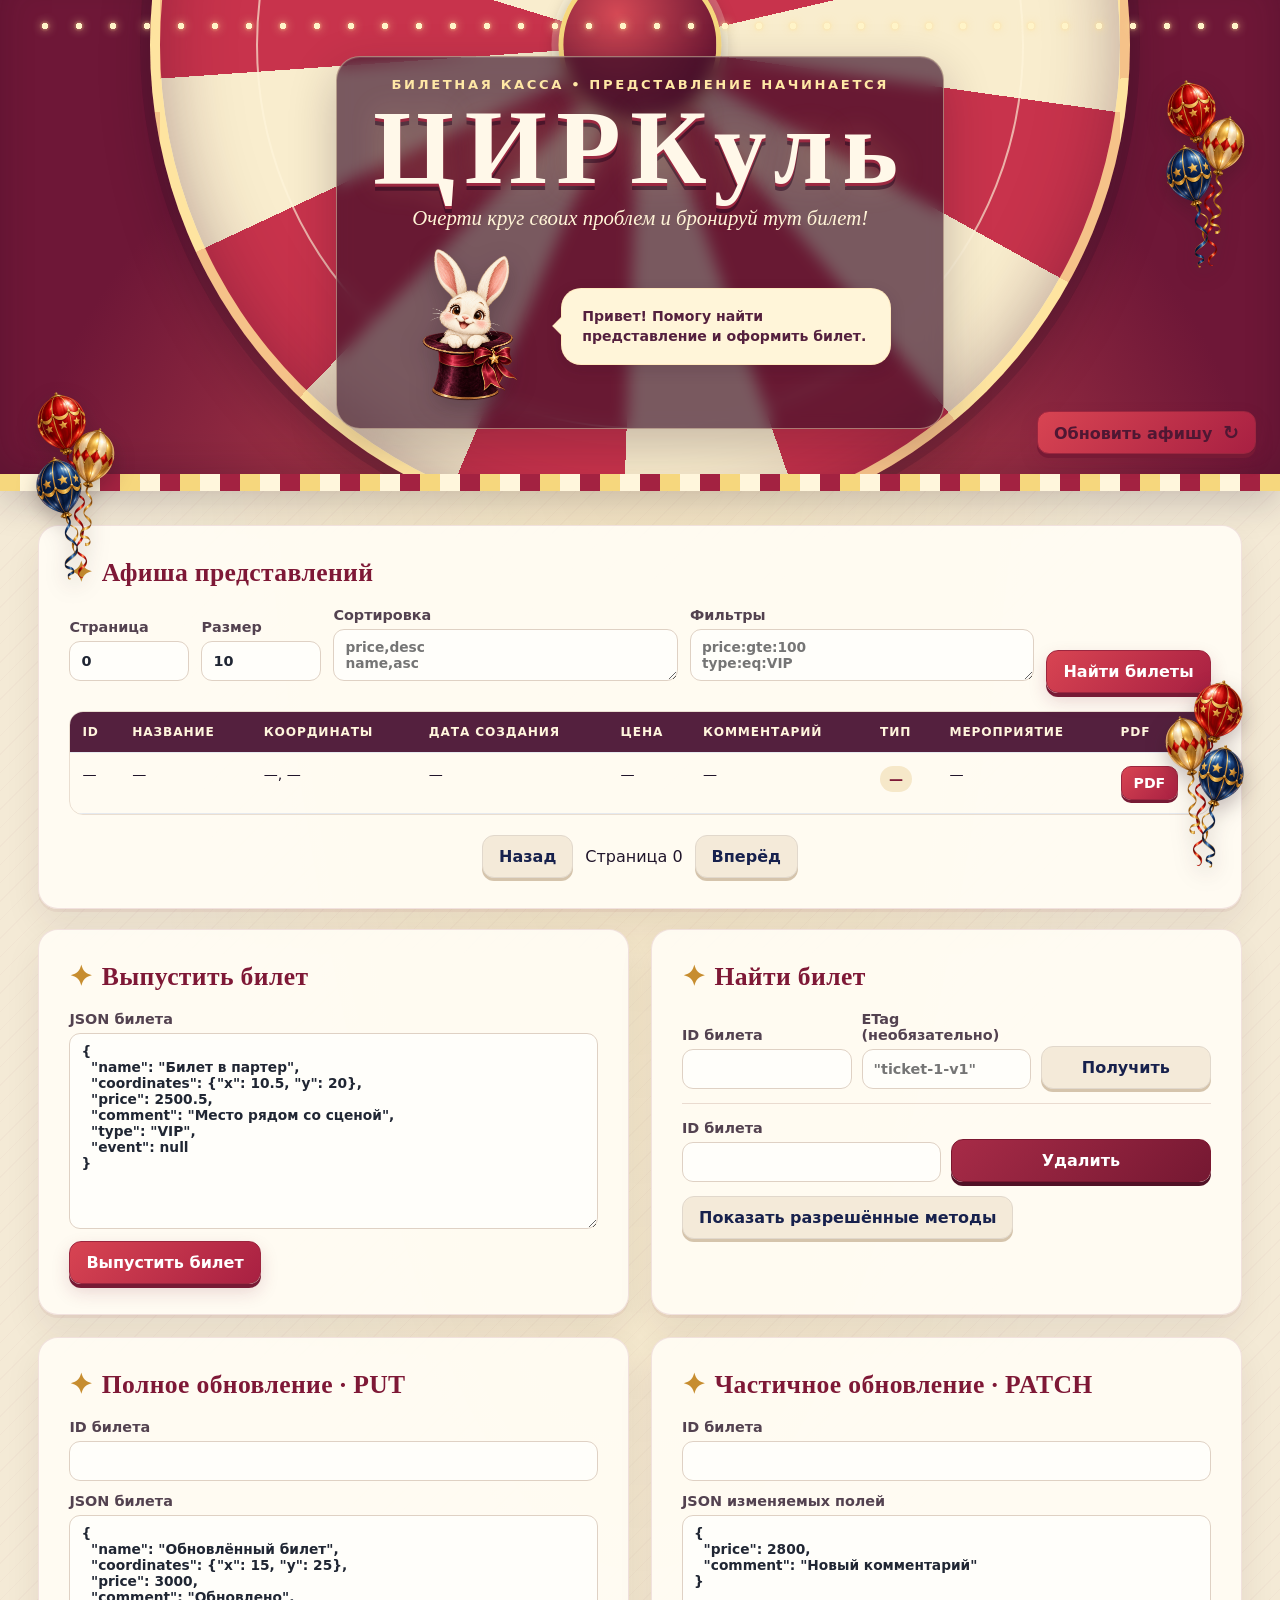
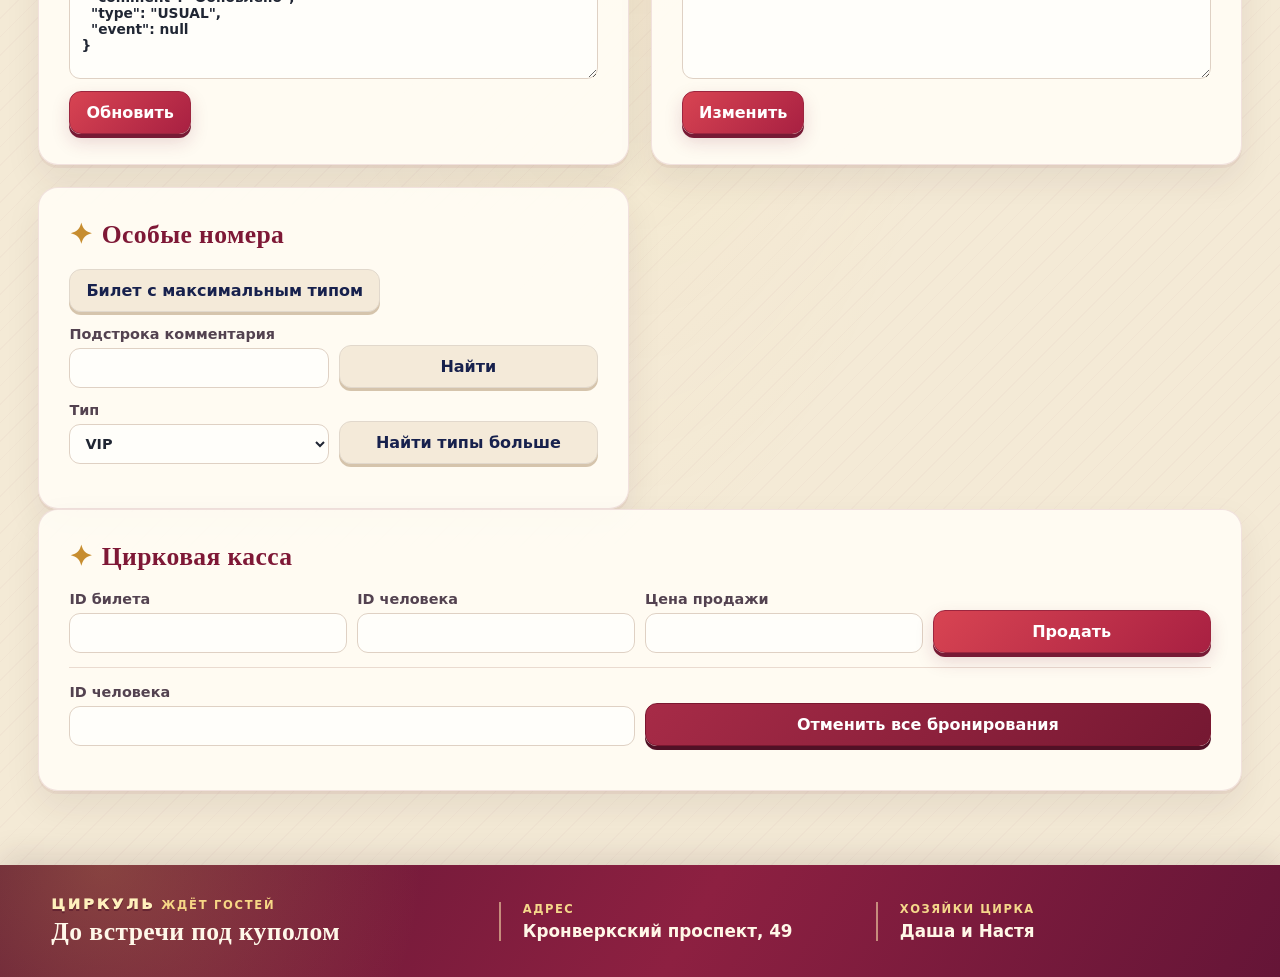
<file: client/index-public.html>
<!doctype html>
<html lang="ru">
<head>
    <meta charset="UTF-8">
    <meta name="viewport" content="width=device-width, initial-scale=1.0">
    <title>ЦИРКуль — билетная касса</title>
    <link rel="stylesheet" href="static/style.css?v=mfe-1">
    <link rel="stylesheet" href="static/modern.css?v=mfe-2">
</head>
<body>
<header class="site-header">
    <div class="marquee-lights" aria-hidden="true"></div>
    <div class="tent-wheel" aria-hidden="true"><div class="tent-wheel-center"></div></div>
    <div class="hero-copy">
        <p class="eyebrow">Билетная касса • представление начинается</p>
        <h1>ЦИРКуль</h1>
        <p class="hero-slogan">Очерти круг своих проблем и бронируй тут билет!</p>
        <div class="mascot-stage" aria-label="Круглик, зайчик-билетёр">
            <img class="mascot-portrait" src="static/assets/kruglik-bunny.png"
                 alt="Зайчик в шляпе фокусника" width="160" height="160">
            <div id="message" class="message mascot-speech" role="status" aria-live="polite">
                Привет! Помогу найти представление и оформить билет.
            </div>
        </div>
    </div>
    <button id="reloadButton" class="primary hero-refresh" type="button">
        Обновить афишу <span aria-hidden="true">↻</span>
    </button>
</header>

<button class="balloon-trigger balloon-trigger-left" type="button" aria-label="Нажать на воздушные шары слева">
    <img src="static/assets/circus-balloons.png" alt="Цирковые воздушные шары" draggable="false">
</button>
<button class="balloon-trigger balloon-trigger-right" type="button" aria-label="Нажать на воздушные шары справа">
    <img src="static/assets/circus-balloons.png" alt="Цирковые воздушные шары" draggable="false">
</button>
<button class="balloon-trigger balloon-trigger-top-right" type="button" aria-label="Нажать на воздушные шары справа вверху">
    <img src="static/assets/circus-balloons.png" alt="Цирковые воздушные шары" draggable="false">
</button>

<main>
    <ticket-mfe api-base="proxy.php?service=ticket&amp;path="></ticket-mfe>
    <booking-mfe api-base="proxy.php?service=booking&amp;path="
                 ticket-api-base="proxy.php?service=ticket&amp;path="></booking-mfe>
</main>

<footer class="circus-contacts">
    <div class="contacts-intro">
        <p class="contacts-kicker"><span class="contacts-brand">ЦИРКуль</span> ждёт гостей</p>
        <h2>До встречи под куполом</h2>
    </div>
    <address class="contact-item"><span class="contact-label">Адрес</span><strong>Кронверкский проспект, 49</strong></address>
    <div class="contact-item"><span class="contact-label">Хозяйки цирка</span><strong>Даша и Настя</strong></div>
</footer>

<div id="clownScare" class="clown-scare" role="presentation" aria-hidden="true">
    <img class="scare-clown scare-clown-left" src="static/assets/scary-clown.png" alt="Страшный цирковой клоун">
    <img class="scare-clown scare-clown-right" src="static/assets/scary-clown.png" alt="Страшный цирковой клоун">
</div>

<script type="module" src="static/mfe/shell/shell.js?v=mfe-1"></script>
<script type="module" src="static/mfe/ticket/ticket-mfe.js?v=mfe-4"></script>
<script type="module" src="static/mfe/booking/booking-mfe.js?v=mfe-3"></script>
</body>
</html>
</file>
<file: client/static/style.css>
:root {
    color-scheme: light;
    font-family: system-ui, -apple-system, BlinkMacSystemFont, "Segoe UI", sans-serif;
    color: #20203a;
    background: #fff7df;
    --circus-red: #c91f37;
    --circus-red-dark: #98152a;
    --circus-gold: #f6c344;
    --circus-navy: #17214d;
    --circus-blue: #176b87;
    --paper: #fffdf5;
}

* { box-sizing: border-box; }

body {
    min-height: 100vh;
    margin: 0;
    background-color: #fff7df;
    background-image:
        radial-gradient(circle at 12px 12px, rgba(201, 31, 55, .08) 2px, transparent 2.5px),
        linear-gradient(180deg, rgba(246, 195, 68, .16), transparent 260px);
    background-size: 28px 28px, 100% 100%;
}

.site-header {
    position: relative;
    display: flex;
    align-items: center;
    justify-content: space-between;
    gap: 24px;
    overflow: hidden;
    padding: 30px max(24px, calc((100% - 1400px) / 2)) 38px;
    color: white;
    border-bottom: 6px solid var(--circus-gold);
    background:
        radial-gradient(circle at 20% -20%, rgba(246, 195, 68, .24), transparent 36%),
        linear-gradient(120deg, var(--circus-red-dark), var(--circus-red) 48%, #df2f3f);
    box-shadow: 0 8px 24px rgba(91, 17, 32, .22);
}

.site-header::after {
    position: absolute;
    right: 0;
    bottom: 0;
    left: 0;
    height: 13px;
    background: repeating-linear-gradient(
        135deg,
        var(--circus-gold) 0 18px,
        #fff4c7 18px 36px,
        var(--circus-navy) 36px 54px
    );
    content: "";
}

.brand {
    display: flex;
    align-items: center;
    gap: 18px;
}

h1, h2, p { margin-top: 0; }
h1, h2 {
    font-family: inherit;
    letter-spacing: .015em;
}
h1 {
    margin-bottom: 2px;
    font-size: clamp(2rem, 4vw, 3.2rem);
    line-height: 1;
    text-shadow: 0 3px 0 rgba(79, 11, 27, .3);
}
h2 {
    display: flex;
    align-items: center;
    gap: 9px;
    margin-bottom: 18px;
    color: var(--circus-navy);
    font-size: 1.35rem;
}

.eyebrow {
    margin-bottom: 5px;
    color: #ffe9a3;
    font-size: .82rem;
    font-weight: 700;
    letter-spacing: .12em;
    text-transform: uppercase;
}

.subtitle {
    margin-bottom: 0;
    color: #fff4cf;
    font-weight: 600;
}

main {
    max-width: 1400px;
    margin: 0 auto;
    padding: 24px;
}

.panel {
    position: relative;
    margin-bottom: 20px;
    padding: 22px;
    border: 1px solid #d8dce5;
    border-radius: 14px;
    background: var(--paper);
    box-shadow: 0 7px 0 rgba(23, 33, 77, .05), 0 12px 24px rgba(36, 40, 58, .08);
}

.panel::before,
.panel::after {
    position: absolute;
    top: 21px;
    width: 9px;
    height: 20px;
    border-radius: 0 12px 12px 0;
    background: #fff7df;
    content: "";
}

.panel::before { left: -2px; }
.panel::after { right: -2px; transform: rotate(180deg); }

.grid {
    display: grid;
    grid-template-columns: repeat(2, minmax(0, 1fr));
    gap: 20px;
}

.grid .panel { margin-bottom: 0; }

.filters {
    display: grid;
    grid-template-columns: 120px 120px 1fr 1fr auto;
    align-items: end;
    gap: 12px;
    margin-bottom: 18px;
}

label {
    display: flex;
    flex-direction: column;
    gap: 6px;
    margin-bottom: 12px;
    color: #42435b;
    font-size: .9rem;
    font-weight: 700;
}

input, textarea, select, button {
    min-height: 40px;
    border: 2px solid #cfd4de;
    border-radius: 8px;
    font: inherit;
}

input, textarea, select {
    width: 100%;
    padding: 9px 11px;
    color: #202633;
    background: #fffefa;
}

input:focus, textarea:focus, select:focus {
    border-color: var(--circus-blue);
    outline: 3px solid rgba(23, 107, 135, .17);
}

textarea {
    resize: vertical;
    font-family: inherit;
    font-size: .86rem;
}

button {
    padding: 9px 16px;
    color: var(--circus-navy);
    border-color: #c9ced8;
    background: #eef0f4;
    box-shadow: 0 3px 0 #aeb4c0;
    font-weight: 750;
    cursor: pointer;
    transition: transform .15s ease, filter .15s ease, box-shadow .15s ease;
}

button:hover {
    filter: brightness(1.04);
    transform: translateY(-1px);
}
button:active {
    box-shadow: 0 1px 0 #8d95a3;
    transform: translateY(2px);
}
.primary {
    color: white;
    border-color: var(--circus-red-dark);
    background: var(--circus-red);
    box-shadow: 0 3px 0 #7f1022;
}
.danger {
    color: white;
    border-color: #7b1730;
    background: #8f2440;
    box-shadow: 0 3px 0 #621225;
}
.danger-zone { margin-top: 16px; padding-top: 16px; border-top: 1px solid #e4e8ee; }

.compact-form {
    display: grid;
    grid-template-columns: repeat(auto-fit, minmax(150px, 1fr));
    align-items: end;
    gap: 10px;
    margin: 14px 0;
}

.compact-form label { margin-bottom: 0; }

.table-wrapper { overflow-x: auto; }

table {
    width: 100%;
    border-collapse: collapse;
    font-size: .88rem;
}

th, td {
    padding: 11px 10px;
    border-bottom: 1px solid #e5e9ef;
    text-align: left;
    vertical-align: top;
}

th { color: #4d596a; background: #f7f9fc; }
.table-wrapper {
    border: 1px solid #d8dce5;
    border-radius: 10px;
}
th {
    color: white;
    background: var(--circus-navy);
}
tbody tr:nth-child(even) { background: #fff8df; }
tbody tr:hover { background: #fff0b8; }
.empty { padding: 28px; color: #738093; text-align: center; }
.badge {
    display: inline-block;
    padding: 0;
    color: inherit;
    border-radius: 0;
    background: transparent;
    font-weight: 750;
}

.pagination {
    display: flex;
    align-items: center;
    justify-content: center;
    gap: 12px;
    margin-top: 16px;
}

.message {
    margin-bottom: 20px;
    padding: 14px 16px;
    border: 2px solid #5a9b6a;
    border-left: 8px solid #397c49;
    border-radius: 8px;
    color: #245b31;
    background: #eaf7ed;
}

.message.error {
    border-color: #d67b85;
    border-left-color: var(--circus-red);
    color: #812c35;
    background: #fff0f1;
}

.hidden { display: none; }

.balloon-trigger {
    position: fixed;
    z-index: 30;
    width: clamp(80px, 10vw, 150px);
    min-height: 0;
    padding: 0;
    border: 0;
    border-radius: 45%;
    background: transparent;
    box-shadow: none;
    cursor: pointer;
    animation: balloon-float 4.8s ease-in-out infinite;
}

.balloon-trigger:hover,
.balloon-trigger:active {
    filter: brightness(1.1);
    box-shadow: none;
    transform: none;
}

.balloon-trigger:focus-visible {
    outline: 4px solid var(--circus-gold);
    outline-offset: 3px;
}

.balloon-trigger img {
    display: block;
    width: 100%;
    height: auto;
    pointer-events: none;
    filter: drop-shadow(0 8px 10px rgba(39, 18, 25, .28));
}

.balloon-trigger-left {
    top: 28%;
    left: 4px;
}

.balloon-trigger-right {
    right: 4px;
    bottom: 10%;
    animation-delay: -2.2s;
    transform: scaleX(-1);
}

.balloon-trigger-right:hover,
.balloon-trigger-right:active {
    transform: scaleX(-1);
}

.clown-scare {
    position: fixed;
    z-index: 1000;
    inset: 0;
    overflow: hidden;
    visibility: hidden;
    background: rgba(8, 4, 12, .92);
    opacity: 0;
    pointer-events: none;
    transition: opacity .08s linear, visibility .08s linear;
}

.clown-scare.active {
    visibility: visible;
    opacity: 1;
    pointer-events: auto;
}

.scare-clown {
    position: absolute;
    top: 50%;
    width: min(920px, 72vw);
    max-width: none;
    filter: drop-shadow(0 0 35px rgba(211, 18, 51, .8));
    user-select: none;
}

.clown-scare.active .scare-clown-left {
    animation: clown-jump-left 1.8s cubic-bezier(.15, .8, .25, 1) both;
}

.clown-scare.active .scare-clown-right {
    animation: clown-jump-right 1.8s cubic-bezier(.15, .8, .25, 1) both;
}

.scare-open { overflow: hidden; }

.tiger-show {
    position: fixed;
    z-index: 800;
    inset: 0;
    overflow: hidden;
    visibility: hidden;
    pointer-events: none;
}

.tiger-show.active { visibility: visible; }

.tiger-show img {
    position: absolute;
    top: 50%;
    left: -80vw;
    width: min(820px, 72vw);
    height: auto;
    filter: drop-shadow(0 12px 24px rgba(87, 30, 0, .5));
}

.tiger-show.active img {
    animation: tiger-leap 2.4s cubic-bezier(.25, .7, .35, 1) both;
}

@keyframes balloon-float {
    0%, 100% { translate: 0 0; rotate: -2deg; }
    50% { translate: 0 -24px; rotate: 3deg; }
}

@keyframes clown-jump-left {
    0% { left: -85%; transform: translateY(-50%) scale(.5) rotate(-8deg); }
    24%, 75% { left: -8%; transform: translateY(-50%) scale(1.05) rotate(1deg); }
    100% { left: -85%; transform: translateY(-50%) scale(.5) rotate(-8deg); }
}

@keyframes clown-jump-right {
    0% { right: -85%; transform: translateY(-50%) scaleX(-1) scale(.5) rotate(-8deg); }
    24%, 75% { right: -8%; transform: translateY(-50%) scaleX(-1) scale(1.05) rotate(1deg); }
    100% { right: -85%; transform: translateY(-50%) scaleX(-1) scale(.5) rotate(-8deg); }
}

@keyframes tiger-leap {
    0% {
        left: -80vw;
        transform: translateY(15%) rotate(-5deg) scale(.72);
    }
    42% {
        left: 50%;
        transform: translate(-50%, -72%) rotate(2deg) scale(1.03);
    }
    58% {
        left: 50%;
        transform: translate(-50%, -72%) rotate(2deg) scale(1.03);
    }
    100% {
        left: 115vw;
        transform: translateY(8%) rotate(5deg) scale(.78);
    }
}

@media (max-width: 900px) {
    .grid { grid-template-columns: 1fr; }
    .filters { grid-template-columns: 1fr 1fr; }
    .filters .wide { grid-column: 1 / -1; }
    .site-header { align-items: flex-start; flex-direction: column; }
    .balloon-trigger { width: 72px; opacity: .82; }
    .scare-clown { width: 105vw; }
    .tiger-show img { width: 105vw; }
}

@media (prefers-reduced-motion: reduce) {
    .balloon-trigger { animation: none; }
    .clown-scare.active .scare-clown-left {
        left: -8%;
        animation: none;
        transform: translateY(-50%) scale(.92);
    }
    .clown-scare.active .scare-clown-right {
        right: -8%;
        animation: none;
        transform: translateY(-50%) scaleX(-1) scale(.92);
    }
    .tiger-show.active img {
        left: 50%;
        animation: none;
        transform: translate(-50%, -50%);
    }
}
</file>
<file: client/static/modern.css>
:root {
    --ink: #20152b;
    --wine: #7e1836;
    --red: #cf3348;
    --gold: #f4c861;
    --cream: #fff9eb;
    --teal: #1f5961;
}

body {
    color: var(--ink);
    background:
        radial-gradient(ellipse at 50% -10%, rgba(244, 200, 97, .22), transparent 34rem),
        repeating-linear-gradient(135deg, rgba(126, 24, 54, .025) 0 1px, transparent 1px 13px),
        #f4ead6;
}

ticket-mfe,
booking-mfe {
    display: contents;
}

.site-header {
    min-height: 360px;
    justify-content: center;
    overflow: hidden;
    isolation: isolate;
    padding: 56px 24px 62px;
    border: 0;
    background: radial-gradient(ellipse at 50% 125%, #d85054, #6e1737 70%);
    box-shadow: inset 0 -22px 36px rgba(32, 9, 30, .2), 0 12px 34px rgba(32, 21, 43, .2);
}

.site-header::after {
    z-index: 2;
    height: 17px;
    background: repeating-linear-gradient(90deg, #f6d77d 0 20px, #fff6dc 20px 40px, #a32241 40px 60px);
}

.marquee-lights {
    position: absolute;
    z-index: 2;
    top: 17px;
    right: 28px;
    left: 28px;
    height: 20px;
    background: radial-gradient(circle, #fff4c8 0 3px, rgba(255, 223, 142, .2) 3.5px, transparent 6px) 0 0 / 34px 18px repeat-x;
    filter: drop-shadow(0 0 5px rgba(255, 225, 148, .75));
    animation: bulbs-twinkle 1.8s steps(2, end) infinite alternate;
    pointer-events: none;
}

.tent-wheel {
    position: absolute;
    z-index: 0;
    top: -445px;
    left: 50%;
    width: min(980px, 115vw);
    aspect-ratio: 1;
    border: 10px solid rgba(255, 226, 151, .82);
    border-radius: 50%;
    background:
        radial-gradient(circle, #6e1737 0 8.5%, #f5d27c 8.7% 9.5%, transparent 9.7%),
        repeating-conic-gradient(from -7deg, #f9edce 0deg 21deg, #c8334c 21deg 42deg);
    box-shadow: 0 0 0 10px rgba(35, 13, 36, .16), inset 0 0 70px rgba(64, 11, 38, .35), 0 20px 50px rgba(22, 7, 24, .25);
    transform: translateX(-50%);
    animation: canopy-turn 72s linear infinite;
}

.tent-wheel::before {
    position: absolute;
    inset: 10%;
    border: 2px solid rgba(255, 246, 220, .65);
    border-radius: inherit;
    content: "";
}

.tent-wheel-center {
    position: absolute;
    top: 50%;
    left: 50%;
    width: 17%;
    aspect-ratio: 1;
    border: 5px solid #f6d77d;
    border-radius: 50%;
    background: radial-gradient(circle at 35% 30%, #d54955, #681532 75%);
    box-shadow: 0 0 0 7px rgba(255, 249, 235, .24), 0 5px 18px rgba(0, 0, 0, .35);
    transform: translate(-50%, -50%);
}

.hero-copy {
    z-index: 1;
    max-width: 780px;
    padding: 20px 36px 22px;
    border: 1px solid rgba(255, 239, 192, .45);
    border-radius: 24px;
    background: rgba(56, 13, 39, .66);
    box-shadow: 0 16px 48px rgba(32, 9, 30, .24), inset 0 1px rgba(255, 255, 255, .12);
    text-align: center;
    backdrop-filter: blur(8px);
    animation: hero-arrive .8s cubic-bezier(.2, .75, .3, 1) both;
}

.hero-copy h1 {
    margin: 0 0 8px;
    color: #fff8e9;
    font-family: Georgia, "Times New Roman", serif;
    font-size: clamp(3rem, 9vw, 6.6rem);
    font-weight: 900;
    letter-spacing: .09em;
    line-height: .96;
    text-shadow: 0 3px 0 #9c2941, 0 7px 0 rgba(38, 6, 30, .5), 0 0 32px rgba(255, 222, 143, .22);
}

.eyebrow {
    color: #ffe8a6;
    letter-spacing: .2em;
}

.hero-slogan {
    margin: 0 auto;
    color: #fff4d7;
    font-family: Georgia, "Times New Roman", serif;
    font-size: clamp(1rem, 2.2vw, 1.3rem);
    font-style: italic;
}

.hero-chips {
    display: flex;
    align-items: center;
    justify-content: center;
    gap: 12px;
    margin-top: 18px;
    color: #f7d786;
    font-size: .72rem;
    font-weight: 800;
    letter-spacing: .16em;
    text-transform: uppercase;
}

.hero-chips i {
    width: 5px;
    height: 5px;
    border-radius: 50%;
    background: #fff4d7;
}

.mascot-stage { display: inline-flex; align-items: center; gap: 10px; margin-top: 14px; color: #fff2cf; text-align: left; }
.mascot-hat { position: relative; display: grid; width: 60px; height: 52px; place-items: end center; font-size: 2.25rem; line-height: 1; }
.mascot-bunny { position: absolute; z-index: 0; bottom: 12px; left: 17px; font-size: 1.65rem; transform-origin: bottom center; animation: bunny-pop 2.8s ease-in-out infinite; }
.mascot-label b, .mascot-label small { display: block; }
.mascot-label b { font-family: Georgia, "Times New Roman", serif; font-size: .9rem; }
.mascot-label small { color: #f5d88b; font-size: .67rem; }
.mascot-star { color: #ffdf81; animation: star-twinkle 1.4s ease-in-out infinite alternate; }
.message.mascot-speech { position: relative; display: table; max-width: min(520px, 100%); margin: 12px 0 0; padding: 10px 15px; border: 1px solid rgba(255, 232, 184, .72); border-radius: 16px 16px 16px 4px; color: #54203e; background: #fff5d9; box-shadow: 0 5px 16px rgba(32, 12, 35, .14); font-size: .88rem; font-weight: 650; line-height: 1.45; }
.message.mascot-speech::before { position: absolute; top: -7px; left: 24px; width: 12px; height: 12px; border-top: 1px solid rgba(255, 232, 184, .72); border-left: 1px solid rgba(255, 232, 184, .72); background: #fff5d9; content: ""; transform: rotate(45deg); }
.message.mascot-speech.success, .message.mascot-speech.error { color: #54203e; background: #fff5d9; }
.message.mascot-speech.hidden { display: none; }

.hero-refresh {
    position: absolute;
    z-index: 3;
    right: max(24px, calc((100% - 1400px) / 2));
    bottom: 37px;
    color: #4f1733;
    border-color: #f5d27c;
    background: #ffe8a6;
    box-shadow: 0 4px 0 #bc8b3e;
}

.hero-refresh span { display: inline-block; margin-left: 5px; font-size: 1.2em; }
.hero-refresh:hover span { animation: refresh-turn .7s ease; }

main { max-width: 1480px; padding: 34px clamp(16px, 3vw, 42px) 54px; }

.circus-contacts {
    display: grid;
    grid-template-columns: minmax(220px, 1.2fr) repeat(2, minmax(190px, 1fr));
    gap: 24px;
    align-items: center;
    margin: 0 auto;
    padding: 30px clamp(22px, 4vw, 56px);
    color: #fff6df;
    background:
        radial-gradient(circle at 8% 0, rgba(244, 200, 97, .25), transparent 27%),
        linear-gradient(120deg, #5d1534, #8d2041 54%, #651537);
    box-shadow: 0 -10px 28px rgba(50, 17, 37, .12);
}

.contacts-kicker {
    margin-bottom: 5px;
    color: #f7d786;
    font-size: .72rem;
    font-weight: 800;
    letter-spacing: .15em;
    text-transform: uppercase;
}

.contacts-brand {
    color: #fff1bd;
    font-size: 1.28em;
    font-weight: 950;
    letter-spacing: .2em;
    text-shadow: 0 2px 0 rgba(68, 12, 36, .45);
}

.circus-contacts h2 {
    margin: 0;
    color: #fff8e9;
    font-size: clamp(1.25rem, 2vw, 1.7rem);
}

.contact-item {
    display: grid;
    gap: 5px;
    margin: 0;
    padding-left: 22px;
    border-left: 2px solid rgba(255, 234, 177, .55);
    color: #fff7e7;
    font-style: normal;
}

.contact-label {
    color: #f5d88b;
    font-size: .72rem;
    font-weight: 800;
    letter-spacing: .13em;
    text-transform: uppercase;
}

.contact-item strong { font-size: 1.05rem; }

.panel {
    overflow: hidden;
    padding: clamp(18px, 2.4vw, 30px);
    border: 1px solid rgba(126, 24, 54, .11);
    border-radius: 20px;
    background: rgba(255, 252, 244, .94);
    box-shadow: 0 3px 0 rgba(126, 24, 54, .06), 0 16px 36px rgba(49, 24, 39, .08);
    transition: transform .22s ease, box-shadow .22s ease;
}

.panel:hover { transform: translateY(-2px); box-shadow: 0 6px 0 rgba(126, 24, 54, .06), 0 22px 42px rgba(49, 24, 39, .12); }
.panel::before, .panel::after { display: none; }
.grid { gap: 22px; }
.grid .panel { margin-bottom: 0; }

h2 {
    color: var(--wine);
    font-family: Georgia, "Times New Roman", serif;
    font-size: clamp(1.25rem, 2vw, 1.6rem);
}

.section-star { color: #c78d2f; font-size: 1.1em; }

label { color: #534250; font-weight: 700; }
input, textarea, select {
    border: 1px solid #dfd1c4;
    border-radius: 11px;
    background: #fffefa;
    transition: border-color .18s, box-shadow .18s;
}
input:focus, textarea:focus, select:focus {
    border-color: #b44055;
    outline: 0;
    box-shadow: 0 0 0 4px rgba(196, 54, 72, .13);
}
button {
    min-height: 43px;
    border: 1px solid #e1d8cc;
    border-radius: 12px;
    background: #f4ead9;
    box-shadow: 0 3px 0 #d5c4ac;
}
button:focus-visible { outline: 3px solid #e7b94d; outline-offset: 3px; }
.primary {
    border-color: #9c263f;
    background: linear-gradient(135deg, #d84452, #a82042);
    box-shadow: 0 4px 0 #771a35, 0 8px 18px rgba(126, 24, 54, .17);
}
.ticket-pdf-link {
    display: inline-flex;
    min-height: 34px;
    align-items: center;
    justify-content: center;
    padding: 6px 12px;
    border: 1px solid #9c263f;
    border-radius: 10px;
    color: #fff;
    background: linear-gradient(135deg, #d84452, #a82042);
    box-shadow: 0 3px 0 #771a35;
    font-weight: 800;
    text-decoration: none;
}
.ticket-pdf-link:hover { transform: translateY(-1px); }
.ticket-pdf-link:focus-visible { outline: 3px solid #e7b94d; outline-offset: 3px; }
.ticket-pdf-actions, .ticket-email-actions {
    display: flex;
    flex-wrap: wrap;
    gap: 8px;
    align-items: center;
}
.ticket-pdf-actions button { min-height: 34px; padding: 6px 10px; }
.ticket-email-dialog {
    width: min(28rem, calc(100% - 2rem));
    padding: 24px;
    border: 1px solid #e1d8cc;
    border-radius: 16px;
    background: #fffefa;
}
.ticket-email-dialog::backdrop { background: rgb(26 13 18 / 55%); }
.ticket-email-dialog form { display: grid; gap: 16px; }
.ticket-email-dialog h2, .ticket-email-dialog p { margin: 0; }
.ticket-email-actions { justify-content: flex-end; }
.danger { background: linear-gradient(135deg, #a72b47, #751832); box-shadow: 0 4px 0 #511126; }
.danger-zone { border-top-color: #eadbd0; }

.clown-hand-delete {
    position: relative;
    display: grid;
    align-self: end;
    min-height: 43px;
    place-items: end center;
    overflow: visible;
}

.clown-hand-delete .danger {
    position: relative;
    z-index: 2;
    width: 100%;
    transform-origin: center;
}

.clown-grab-hand {
    position: absolute;
    z-index: 4;
    top: -52px;
    right: -230px;
    width: 270px;
    max-width: none;
    opacity: 0;
    filter: drop-shadow(-8px 8px 10px rgba(47, 13, 37, .24));
    pointer-events: none;
    user-select: none;
}

.clown-hand-delete:hover .danger {
    animation: delete-button-dodge 1.35s cubic-bezier(.35, .05, .25, 1) both;
}

.clown-hand-delete:hover .clown-grab-hand {
    animation: clown-hand-grab 1.35s cubic-bezier(.2, .7, .3, 1) both;
}

.table-wrapper { border: 1px solid #eaded1; border-radius: 14px; }
th, td { padding: 13px 12px; }
th { color: #fff5dd; background: #54203e; font-size: .76rem; letter-spacing: .07em; text-transform: uppercase; }
tbody tr:nth-child(even) { background: #fbf2e2; }
tbody tr:hover { background: #f8e5bd; }
.badge { padding: 5px 9px; border-radius: 999px; color: #7e1836; background: #f6e8c9; }
.pagination { margin-top: 20px; }
.message { border-radius: 12px; box-shadow: 0 7px 20px rgba(32, 21, 43, .07); }
.message.error { border-radius: 12px; }

.balloon-trigger { width: clamp(80px, 10vw, 150px); opacity: 1; filter: none; }
.balloon-trigger-left { top: 390px; left: 10px; }
.balloon-trigger-right { right: 10px; bottom: 30px; }
.balloon-trigger-top-right {
    top: 78px;
    right: 12px;
    animation-delay: -3.5s;
}

.ticket-modal {
    position: fixed;
    z-index: 1200;
    inset: 0;
    display: none;
    place-items: center;
    overflow-y: auto;
    padding: 28px 16px;
}
.ticket-modal.active { display: grid; }
.ticket-modal-backdrop { position: fixed; inset: 0; background: rgba(28, 10, 31, .78); backdrop-filter: blur(8px); animation: fade-in .25s ease both; }
.printed-ticket {
    position: relative;
    z-index: 1;
    width: min(560px, 100%);
    overflow: hidden;
    padding: 24px 30px 28px;
    border: 5px solid #f4d277;
    border-radius: 26px;
    color: #3e2138;
    background: #fff9e9;
    box-shadow: 0 28px 100px rgba(0, 0, 0, .4), 0 0 0 8px rgba(255, 249, 233, .14);
    animation: ticket-arrive .65s cubic-bezier(.15, .85, .25, 1.2) both;
}
.printed-ticket::before, .printed-ticket::after {
    position: absolute;
    top: 49%;
    width: 24px;
    height: 24px;
    border: 5px solid #f4d277;
    border-radius: 50%;
    background: #321328;
    content: "";
}
.printed-ticket::before { left: -17px; }
.printed-ticket::after { right: -17px; }
.ticket-close { position: absolute; z-index: 2; top: 9px; right: 10px; width: 35px; min-height: 35px; padding: 0; border: 0; border-radius: 50%; color: #fff; background: #6c2443; box-shadow: none; font-size: 1.45rem; }
.ticket-topline { display: flex; justify-content: space-between; gap: 12px; padding: 0 38px 13px 0; border-bottom: 1px solid #e8d8b5; color: #81213c; font-size: .72rem; font-weight: 900; letter-spacing: .13em; }
.ticket-roof { display: grid; width: 82px; height: 82px; place-items: center; margin: 19px auto 11px; border: 4px solid #e4b84f; border-radius: 50%; background: repeating-conic-gradient(#b72d49 0 30deg, #fff0cb 30deg 60deg); box-shadow: 0 0 0 5px #fff1ca; animation: canopy-turn 28s linear infinite; }
.ticket-roof span { display: grid; width: 29px; height: 29px; place-items: center; border-radius: 50%; color: #f7dc8b; background: #57203f; font-size: 1.2rem; }
.ticket-kicker { margin: 0; color: #936c38; font-size: .76rem; font-weight: 800; letter-spacing: .16em; text-align: center; text-transform: uppercase; }
.ticket-event-name { margin: 6px 0 3px; color: #63203d; font-family: Georgia, "Times New Roman", serif; font-size: clamp(1.5rem, 5vw, 2rem); text-align: center; }
.ticket-number { color: #8a2540; font-size: 1.15rem; font-weight: 900; text-align: center; }
.ticket-number span { font-family: ui-monospace, monospace; font-size: 1.4em; }
.ticket-perforation { position: relative; display: flex; justify-content: space-between; margin: 18px -30px; border-top: 2px dashed #d6be8d; }
.ticket-perforation span { position: absolute; top: -13px; width: 24px; height: 24px; border-radius: 50%; background: #321328; }
.ticket-perforation span:first-child { left: -13px; }
.ticket-perforation span:last-child { right: -13px; }
.ticket-details { display: grid; grid-template-columns: 1fr 1fr; gap: 16px 24px; }
.ticket-details div { min-width: 0; }
.ticket-details small { display: block; margin-bottom: 4px; color: #a17a45; font-size: .64rem; font-weight: 900; letter-spacing: .12em; }
.ticket-details strong { display: block; overflow-wrap: anywhere; color: #43223b; font-size: .96rem; }
.ticket-barcode { height: 44px; margin: 23px 12px 8px; background: repeating-linear-gradient(90deg, #36152f 0 2px, transparent 2px 4px, #36152f 4px 5px, transparent 5px 8px, #36152f 8px 12px, transparent 12px 15px); opacity: .82; }
.ticket-footer { margin: 0; color: #855c39; font-family: Georgia, "Times New Roman", serif; font-size: .84rem; font-style: italic; text-align: center; }
.ticket-actions { display: flex; justify-content: center; gap: 10px; margin-top: 20px; }
.ticket-dismiss { background: transparent; box-shadow: none; }

.confetti-layer { position: fixed; z-index: 850; inset: 0; overflow: hidden; visibility: hidden; pointer-events: none; }
.confetti-layer.active { visibility: visible; }
.confetti-piece { position: absolute; top: -20px; left: var(--x); width: 9px; height: 15px; border-radius: 2px; background: var(--color); opacity: 0; transform: rotate(0); }
.confetti-layer.active .confetti-piece { animation: confetti-fall var(--duration) var(--delay) cubic-bezier(.2, .65, .45, 1) both; }

.booking-curtain {
    position: fixed;
    z-index: 1150;
    inset: 0;
    overflow: hidden;
    visibility: hidden;
    pointer-events: none;
}

.booking-curtain.active { visibility: visible; }

.curtain-panel {
    position: absolute;
    top: 0;
    bottom: 0;
    width: 52%;
    background:
        linear-gradient(90deg, rgba(51, 3, 22, .36), transparent 14%, rgba(255, 117, 112, .2) 34%, transparent 53%, rgba(53, 3, 23, .42) 78%, transparent),
        repeating-linear-gradient(90deg, #75112f 0 42px, #a81f3f 42px 82px, #c33248 82px 112px);
    box-shadow: inset 0 0 55px rgba(40, 0, 20, .46), 0 0 30px rgba(38, 5, 25, .32);
}

.curtain-panel-left {
    left: -52%;
    border-right: 7px solid #d8a94a;
}

.curtain-panel-right {
    right: -52%;
    border-left: 7px solid #d8a94a;
    transform: scaleX(-1);
}

.booking-curtain.active .curtain-panel-left {
    animation: curtain-close-left 2.3s cubic-bezier(.45, .02, .3, 1) both;
}

.booking-curtain.active .curtain-panel-right {
    animation: curtain-close-right 2.3s cubic-bezier(.45, .02, .3, 1) both;
}

.curtain-message {
    position: absolute;
    z-index: 2;
    top: 50%;
    left: 50%;
    width: 100%;
    padding: 20px;
    color: #fff4d1;
    font-size: clamp(2.2rem, 7vw, 6rem);
    font-weight: 900;
    letter-spacing: .04em;
    text-align: center;
    text-transform: uppercase;
    text-shadow: 0 5px 0 #641027, 0 10px 25px rgba(30, 0, 14, .6);
    opacity: 0;
    transform: translate(-50%, -50%) scale(.85);
}

.booking-curtain.active .curtain-message {
    animation: curtain-message-show 2.3s ease both;
}

@keyframes canopy-turn { to { rotate: 1turn; } }
@keyframes hero-arrive { from { opacity: 0; transform: translateY(15px) scale(.98); } to { opacity: 1; transform: none; } }
@keyframes bunny-pop { 0%, 100% { transform: translateY(5px) rotate(-5deg); } 50% { transform: translateY(-5px) rotate(5deg); } }
@keyframes ticket-arrive { 0% { opacity: 0; transform: translateY(45px) rotate(-5deg) scale(.82); } 70% { opacity: 1; transform: translateY(-5px) rotate(1deg) scale(1.02); } 100% { transform: none; } }
@keyframes fade-in { from { opacity: 0; } to { opacity: 1; } }
@keyframes refresh-turn { to { rotate: 1turn; } }
@keyframes bulbs-twinkle { from { opacity: .56; } to { opacity: 1; } }
@keyframes hat-bob { 0%, 100% { transform: rotate(-5deg) translateY(0); } 50% { transform: rotate(6deg) translateY(-3px); } }
@keyframes star-twinkle { from { transform: scale(.8) rotate(-10deg); opacity: .65; } to { transform: scale(1.15) rotate(15deg); opacity: 1; } }
@keyframes confetti-fall { 0% { opacity: 0; transform: translateY(-3vh) rotate(0deg); } 12% { opacity: 1; } 100% { opacity: 0; transform: translateY(112vh) rotate(720deg); } }
@keyframes curtain-message-show {
    0%, 30%, 72%, 100% { opacity: 0; transform: translate(-50%, -50%) scale(.85); }
    39%, 64% { opacity: 1; transform: translate(-50%, -50%) scale(1); }
}
@keyframes clown-hand-grab {
    0%, 8% { opacity: 0; transform: translateX(70px) rotate(5deg); }
    18% { opacity: 1; }
    48%, 62% { opacity: 1; transform: translateX(-108px) rotate(-2deg); }
    100% { opacity: 0; transform: translateX(70px) rotate(5deg); }
}

@keyframes delete-button-dodge {
    0%, 30%, 100% { transform: translateX(0) rotate(0); }
    46% { transform: translateX(-42px) rotate(-4deg); }
    63% { transform: translateX(18px) rotate(2deg); }
    78% { transform: translateX(-8px) rotate(-1deg); }
}

@keyframes curtain-close-left {
    0%, 100% { left: -52%; }
    31%, 69% { left: 0; }
}

@keyframes curtain-close-right {
    0%, 100% { right: -52%; }
    31%, 69% { right: 0; }
}

@media (max-width: 760px) {
    .site-header { min-height: 365px; align-items: center; flex-direction: column; padding: 48px 16px 76px; }
    .tent-wheel { top: -310px; width: 710px; max-width: none; }
    .hero-copy { width: min(100%, 560px); padding: 18px 16px; }
    .hero-chips { gap: 7px; font-size: .58rem; letter-spacing: .1em; }
    .hero-refresh { right: 50%; bottom: 22px; transform: translateX(50%); white-space: nowrap; }
    .hero-refresh:hover { transform: translate(50%, -1px); }
    .filters { grid-template-columns: 1fr 1fr; }
    .filters .wide { grid-column: 1 / -1; }
    .ticket-details { gap: 13px; }
    .printed-ticket { padding-inline: 22px; }
    .ticket-perforation { margin-inline: -22px; }
    .mascot-stage { margin-top: 10px; }
    .ticket-actions { flex-wrap: wrap; }
    .circus-contacts { grid-template-columns: 1fr; gap: 18px; padding: 28px 24px; }
    .contact-item { padding-left: 16px; }
}

.mascot-stage { display: flex; justify-content: center; align-items: center; gap: 12px; margin: 16px auto 0; }
.mascot-portrait { flex: 0 0 160px; width: 160px; height: 160px; object-fit: contain; filter: drop-shadow(0 8px 12px rgba(24, 5, 24, .25)); animation: bunny-float 4s ease-in-out infinite; }
.mascot-stage .mascot-speech { display: block; max-width: 330px; margin: 0; padding: 17px 20px; text-align: left; border-radius: 20px; }
.mascot-stage .mascot-speech::before { top: 50%; left: -7px; transform: translateY(-50%) rotate(-45deg); }
.mascot-stage .mascot-speech.hidden { display: none; }
@keyframes bunny-float { 0%, 100% { transform: translateY(0) rotate(-2deg); } 50% { transform: translateY(-6px) rotate(2deg); } }
@media (max-width: 760px) {
    .mascot-stage { gap: 6px; }
    .mascot-portrait { flex-basis: 105px; width: 105px; height: 125px; }
    .mascot-stage .mascot-speech { padding: 12px; font-size: .8rem; }
    .balloon-trigger { width: 72px; opacity: 1; }
}

@media print {
    @page { margin: 12mm; size: auto; }
    body { min-width: 0; background: #fff; }
    body > * { display: none !important; }
    body > main { display: block !important; padding: 0; }
    ticket-mfe { display: none !important; }
    booking-mfe { display: contents !important; }
    booking-mfe > *:not(.ticket-modal) { display: none !important; }
    .ticket-modal:not(.active) { display: none !important; }
    .ticket-modal, .ticket-modal.active { position: static; display: block !important; overflow: visible; padding: 0; }
    .ticket-modal-backdrop, .ticket-close, .ticket-actions { display: none !important; }
    .printed-ticket { width: 100%; max-width: 150mm; margin: 0 auto; border: 2px solid #8a2540; box-shadow: none; animation: none; print-color-adjust: exact; -webkit-print-color-adjust: exact; }
    .printed-ticket::before, .printed-ticket::after, .ticket-roof { animation: none; }
}

@media (prefers-reduced-motion: reduce) {
    *, *::before, *::after { scroll-behavior: auto !important; animation-duration: .01ms !important; animation-iteration-count: 1 !important; transition-duration: .01ms !important; }
}
</file>
